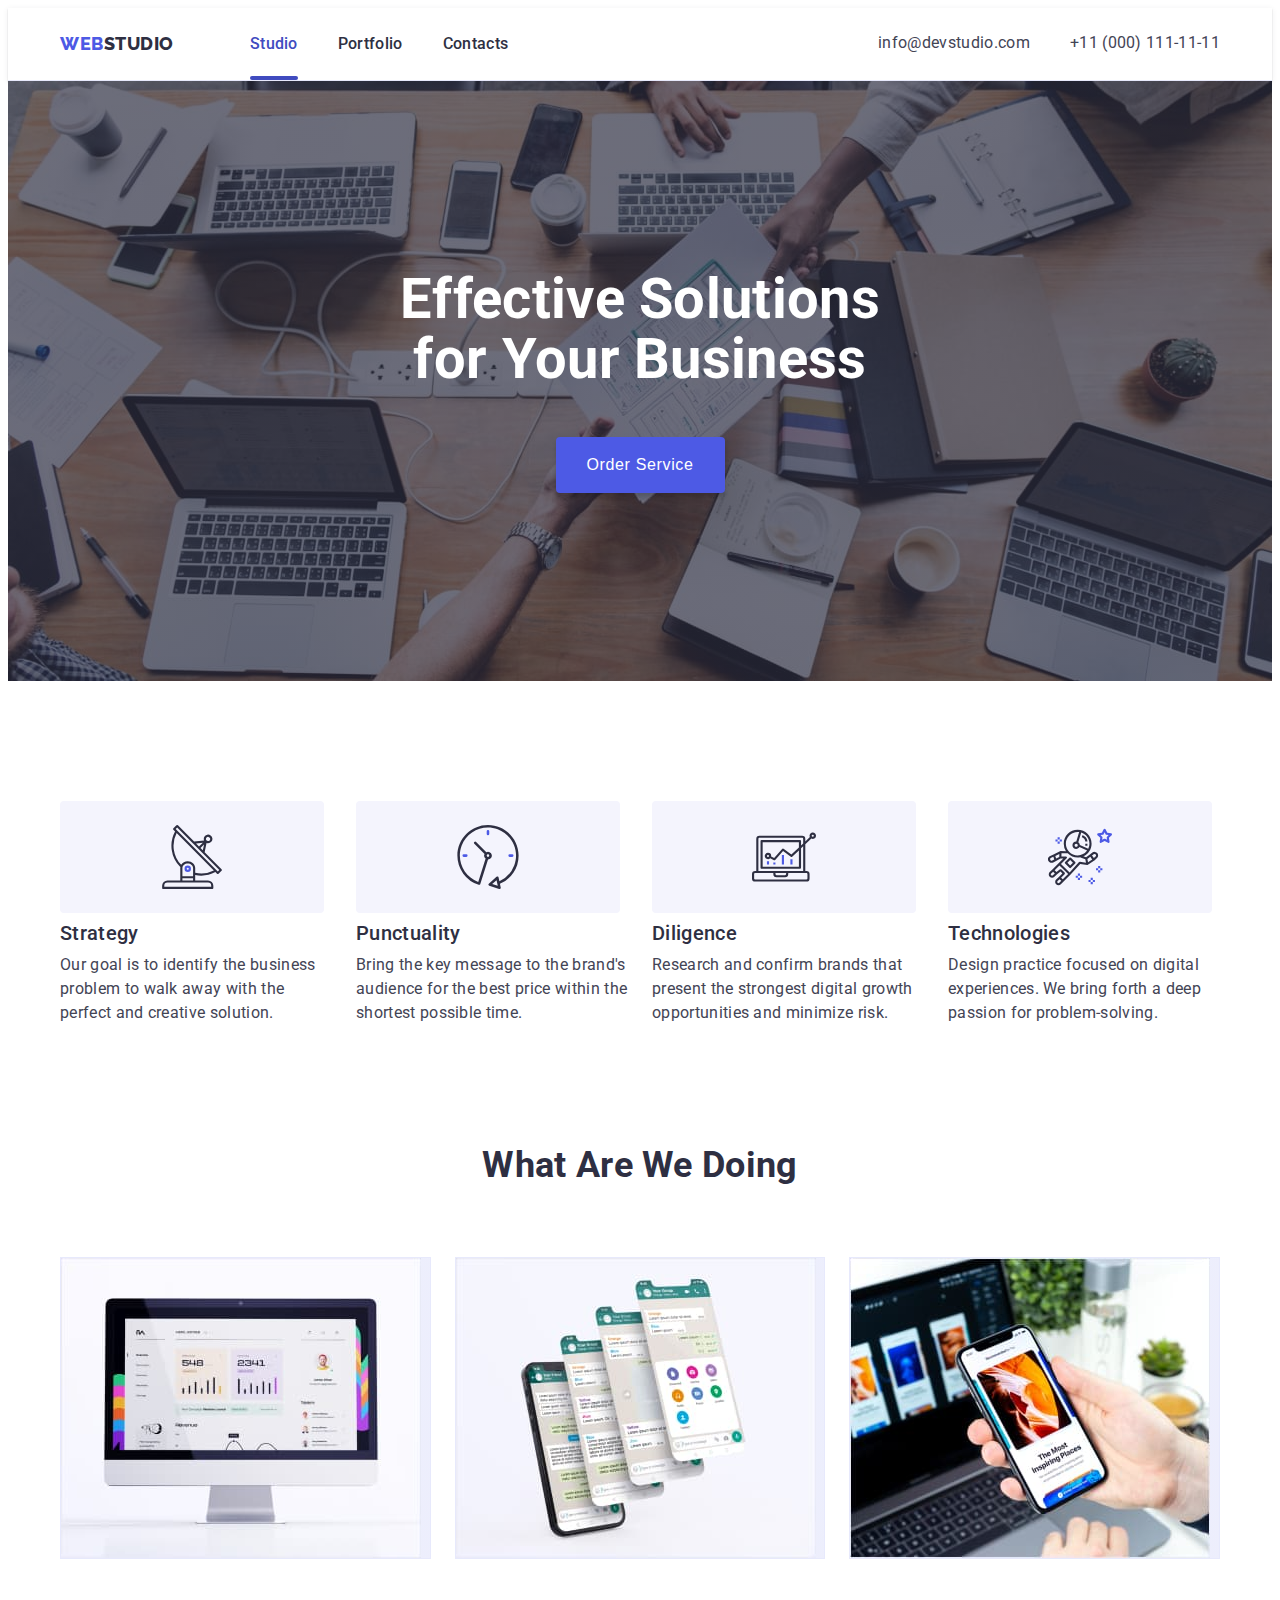
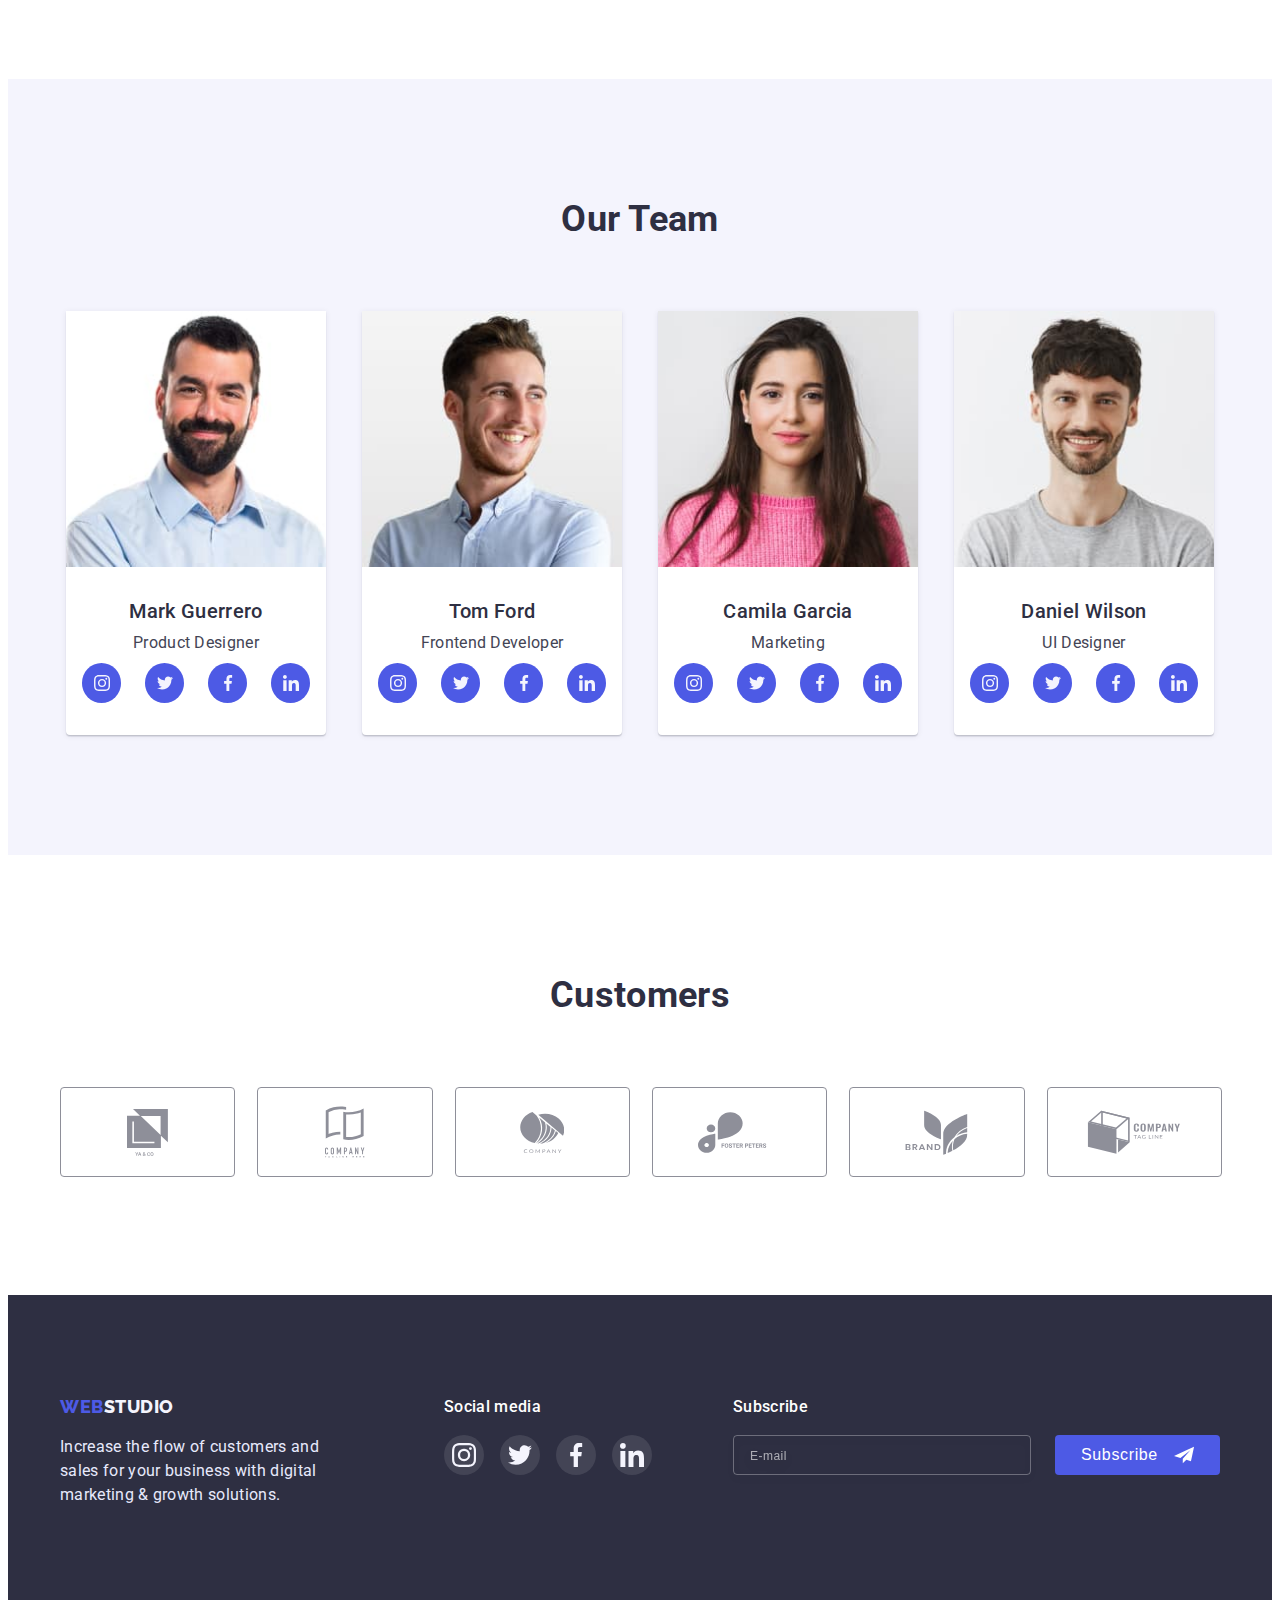
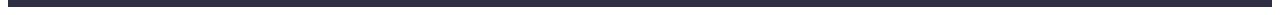
<file: index.html>
<!DOCTYPE html>
<html lang="en">
  <head>
    <meta charset="UTF-8" />
    <meta http-equiv="X-UA-Compatible" content="IE=edge" />
    <meta name="viewport" content="width=device-width, initial-scale=1.0" />
    <title>Web Studio</title>
    <link rel="preconnect" href="https://fonts.googleapis.com" />
    <link rel="preconnect" href="https://fonts.gstatic.com" crossorigin />
    <link
      href="https://fonts.googleapis.com/css2?family=Raleway:wght@800&family=Roboto:wght@400;500;700&display=swap"
      rel="stylesheet"
    />
    <link
      rel="stylesheet"
      href="https://cdnjs.cloudflare.com/ajax/libs/modern-normalize/1.1.0/modern-normalize.min.css"
      integrity="sha512-wpPYUAdjBVSE4KJnH1VR1HeZfpl1ub8YT/NKx4PuQ5NmX2tKuGu6U/JRp5y+Y8XG2tV+wKQpNHVUX03MfMFn9Q=="
      crossorigin="anonymous"
      referrerpolicy="no-referrer"
    />
    <link rel="stylesheet" href="./css/styles.css" />
    <link rel="stylesheet" href="./css/mobile.css" />
    <link rel="stylesheet" href="./css/tablet.css" />
    <link rel="stylesheet" href="./css/desktop.css" />
  </head>

  <body>
    <header class="header">
      <div class="container">
        <nav class="header-nav">
          <a class="logo" href="./index.html"
            ><span class="logo-color-web">Web</span>Studio</a
          >
          <ul class="nav-list">
            <li class="nav-item">
              <a class="nav-link current" href="./index.html">Studio</a>
            </li>
            <li class="nav-item">
              <a class="nav-link nav-color" href="./portfolio.html"
                >Portfolio</a
              >
            </li>
            <li class="nav-item">
              <a class="nav-link nav-color" href="">Contacts</a>
            </li>
          </ul>
        </nav>

        <address>
          <ul class="address">
            <li>
              <a
                class="address-link address-email"
                href="mailto:info@devstudio.com"
                >info@devstudio.com</a
              >
            </li>
            <li>
              <a class="address-link address-tel" href="tel:+110001111111"
                >+11 (000) 111-11-11</a
              >
            </li>
          </ul>
        </address>

        <button class="mobile-btn" data-menu-open type="button">
          <svg class="mobile-btn-open" width="32" height="22">
            <use
              href="./images/icons/symbol-defs.svg#icon-mobile-menu-btn-open"
            ></use>
          </svg>
        </button>
      </div>

      <div class="mobile-menu is-hidden" data-menu>
        <div class="container">
          <div>
            <button class="close-btn" data-menu-close type="button">
              <svg class="close-btn-icon" width="8" height="8">
                <use
                  href="./images/icons/symbol-defs.svg#icon-modal-close"
                ></use>
              </svg>
            </button>
            <nav>
              <ul class="mobile-menu-list">
                <li class="mobile-menu-item">
                  <a class="mobile-menu-link" href="./index.html">Studio</a>
                </li>
                <li class="mobile-menu-item">
                  <a class="mobile-menu-link" href="./portfolio.html"
                    >Portfolio</a
                  >
                </li>
                <li class="mobile-menu-item">
                  <a class="mobile-menu-link current" href="">Contacts</a>
                </li>
              </ul>
            </nav>
          </div>
          <div>
            <address>
              <ul>
                <li class="mobile-address-item">
                  <a class="mobile-address-tel" href="tel:+110001111111"
                    >+11 (000) 111-11-11</a
                  >
                </li>
                <li class="mobile-address-item">
                  <a
                    class="mobile-address-email"
                    href="mailto:info@devstudio.com"
                    >info@devstudio.com</a
                  >
                </li>
              </ul>
            </address>
            <ul class="mobile-soc-list">
              <li class="mobile-soc-item">
                <a class="mobile-soc-link" href="">
                  <svg
                    class="mobile-soc-icon"
                    width="24"
                    height="24"
                    aria-label="instagram"
                  >
                    <use
                      href="./images/icons/symbol-defs.svg#icon-instagram"
                    ></use>
                  </svg>
                </a>
              </li>
              <li class="mobile-soc-item">
                <a class="mobile-soc-link" href="">
                  <svg
                    class="mobile-soc-icon"
                    width="24"
                    height="24"
                    aria-label="twitter"
                  >
                    <use
                      href="./images/icons/symbol-defs.svg#icon-twitter"
                    ></use>
                  </svg>
                </a>
              </li>
              <li class="mobile-soc-item">
                <a class="mobile-soc-link" href="">
                  <svg
                    class="mobile-soc-icon"
                    width="24"
                    height="24"
                    aria-label="facebook"
                  >
                    <use
                      href="./images/icons/symbol-defs.svg#icon-facebook"
                    ></use>
                  </svg>
                </a>
              </li>
              <li class="mobile-soc-item">
                <a class="mobile-soc-link" href="">
                  <svg
                    class="mobile-soc-icon"
                    width="24"
                    height="24"
                    aria-label="linkedin"
                  >
                    <use
                      href="./images/icons/symbol-defs.svg#icon-linkedin"
                    ></use>
                  </svg>
                </a>
              </li>
            </ul>
          </div>
        </div>
      </div>
    </header>

    <main>
      <section class="hero">
        <div class="container">
          <h1 class="hero-title">Effective Solutions for Your Business</h1>
          <button class="btn studio-btn hero-btn" type="button" data-modal-open>
            Order Service
          </button>
        </div>
      </section>

      <section class="advantage">
        <div class="container">
          <h2 class="visually-hidden">Our advantages</h2>
          <ul class="advantage-list">
            <li class="advantage-item">
              <div class="advantage-icon">
                <svg width="64" height="64">
                  <use
                    href="./images/icons/symbol-defs.svg#icon-strategy"
                  ></use>
                </svg>
              </div>
              <h3 class="section-subtitle">Strategy</h3>
              <p class="section-text">
                Our goal is to identify the business problem to walk away with
                the perfect and creative solution.
              </p>
            </li>
            <li class="advantage-item">
              <div class="advantage-icon">
                <svg width="64" height="64">
                  <use
                    href="./images/icons/symbol-defs.svg#icon-punctuality"
                  ></use>
                </svg>
              </div>
              <h3 class="section-subtitle">Punctuality</h3>
              <p class="section-text">
                Bring the key message to the brand's audience for the best price
                within the shortest possible time.
              </p>
            </li>
            <li class="advantage-item">
              <div class="advantage-icon">
                <svg width="64" height="64">
                  <use
                    href="./images/icons/symbol-defs.svg#icon-diligence"
                  ></use>
                </svg>
              </div>
              <h3 class="section-subtitle">Diligence</h3>
              <p class="section-text">
                Research and confirm brands that present the strongest digital
                growth opportunities and minimize risk.
              </p>
            </li>
            <li class="advantage-item">
              <div class="advantage-icon">
                <svg width="64" height="64">
                  <use
                    href="./images/icons/symbol-defs.svg#icon-technologies"
                  ></use>
                </svg>
              </div>
              <h3 class="section-subtitle">Technologies</h3>
              <p class="section-text">
                Design practice focused on digital experiences. We bring forth a
                deep passion for problem-solving.
              </p>
            </li>
          </ul>
        </div>
      </section>

      <section class="features">
        <div class="container">
          <h2 class="section-title">What are we doing</h2>
          <ul class="features-list">
            <li class="features-item">
              <img
                src="./images/what-are-we-doing/img-computer.jpg"
                alt="A computer"
                srcset="
                  ./images/what-are-we-doing/what-are-we-doing-2x/img-computer-2x.jpg 2x
                "
                width="360"
                height="300"
              />
            </li>
            <li class="features-item">
              <img
                src="./images/what-are-we-doing/img-phones.jpg"
                alt="The mobile phones"
                srcset="
                  ./images/what-are-we-doing/what-are-we-doing-2x/img-phones-2x.jpg 2x
                "
                width="360"
                height="300"
              />
            </li>
            <li class="features-item">
              <img
                src="./images/what-are-we-doing/img-phone-laptop.jpg"
                alt="A mobile phone and a laptop"
                srcset="
                  ./images/what-are-we-doing/what-are-we-doing-2x/img-phone-laptop-2x.jpg 2x
                "
                width="360"
                height="300"
              />
            </li>
          </ul>
        </div>
      </section>

      <section class="team">
        <div class="container">
          <h2 class="section-title">Our Team</h2>
          <ul class="team-list">
            <li class="team-item">
              <img
                src="./images/team/img-guerrero.jpg"
                alt="The smiling man"
                srcset="./images/team/team-2x/img-guerrero-2x.jpg 2x"
                width="264"
                height="260"
              />
              <div class="team-text">
                <h3 class="section-subtitle">Mark Guerrero</h3>
                <p class="section-text">Product Designer</p>
                <ul class="team-soc-list">
                  <li class="team-soc-item">
                    <a class="team-soc-link" href="">
                      <svg
                        class="team-soc-icon"
                        width="16"
                        height="16"
                        aria-label="instagram"
                      >
                        <use
                          href="./images/icons/symbol-defs.svg#icon-instagram"
                        ></use>
                      </svg>
                    </a>
                  </li>
                  <li class="team-soc-item">
                    <a class="team-soc-link" href="">
                      <svg
                        class="team-soc-icon"
                        width="16"
                        height="16"
                        aria-label="twitter"
                      >
                        <use
                          href="./images/icons/symbol-defs.svg#icon-twitter"
                        ></use>
                      </svg>
                    </a>
                  </li>
                  <li class="team-soc-item">
                    <a class="team-soc-link" href="">
                      <svg
                        class="team-soc-icon"
                        width="16"
                        height="16"
                        aria-label="facebook"
                      >
                        <use
                          href="./images/icons/symbol-defs.svg#icon-facebook"
                        ></use>
                      </svg>
                    </a>
                  </li>
                  <li class="team-soc-item">
                    <a class="team-soc-link" href="">
                      <svg
                        class="team-soc-icon"
                        width="16"
                        height="16"
                        aria-label="linkedin"
                      >
                        <use
                          href="./images/icons/symbol-defs.svg#icon-linkedin"
                        ></use>
                      </svg>
                    </a>
                  </li>
                </ul>
              </div>
            </li>
            <li class="team-item">
              <img
                src="./images/team/img-ford.jpg"
                alt="The smiling man"
                srcset="./images/team/team-2x/img-ford-2x.jpg 2x"
                width="264"
                height="260"
              />
              <div class="team-text">
                <h3 class="section-subtitle">Tom Ford</h3>
                <p class="section-text">Frontend Developer</p>
                <ul class="team-soc-list">
                  <li class="team-soc-item">
                    <a class="team-soc-link" href="">
                      <svg
                        class="team-soc-icon"
                        width="16"
                        height="16"
                        aria-label="instagram"
                      >
                        <use
                          href="./images/icons/symbol-defs.svg#icon-instagram"
                        ></use>
                      </svg>
                    </a>
                  </li>
                  <li class="team-soc-item">
                    <a class="team-soc-link" href="">
                      <svg
                        class="team-soc-icon"
                        width="16"
                        height="16"
                        aria-label="twitter"
                      >
                        <use
                          href="./images/icons/symbol-defs.svg#icon-twitter"
                        ></use>
                      </svg>
                    </a>
                  </li>
                  <li class="team-soc-item">
                    <a class="team-soc-link" href="">
                      <svg
                        class="team-soc-icon"
                        width="16"
                        height="16"
                        aria-label="facebook"
                      >
                        <use
                          href="./images/icons/symbol-defs.svg#icon-facebook"
                        ></use>
                      </svg>
                    </a>
                  </li>
                  <li class="team-soc-item">
                    <a class="team-soc-link" href="">
                      <svg
                        class="team-soc-icon"
                        width="16"
                        height="16"
                        aria-label="linkedin"
                      >
                        <use
                          href="./images/icons/symbol-defs.svg#icon-linkedin"
                        ></use>
                      </svg>
                    </a>
                  </li>
                </ul>
              </div>
            </li>
            <li class="team-item">
              <img
                src="./images/team/img-garcia.jpg"
                alt="The smiling woman"
                srcset="./images/team/team-2x/img-garcia-2x.jpg 2x"
                width="264"
                height="260"
              />
              <div class="team-text">
                <h3 class="section-subtitle">Camila Garcia</h3>
                <p class="section-text">Marketing</p>
                <ul class="team-soc-list">
                  <li class="team-soc-item">
                    <a class="team-soc-link" href="">
                      <svg
                        class="team-soc-icon"
                        width="16"
                        height="16"
                        aria-label="instagram"
                      >
                        <use
                          href="./images/icons/symbol-defs.svg#icon-instagram"
                        ></use>
                      </svg>
                    </a>
                  </li>
                  <li class="team-soc-item">
                    <a class="team-soc-link" href="">
                      <svg
                        class="team-soc-icon"
                        width="16"
                        height="16"
                        aria-label="twitter"
                      >
                        <use
                          href="./images/icons/symbol-defs.svg#icon-twitter"
                        ></use>
                      </svg>
                    </a>
                  </li>
                  <li class="team-soc-item">
                    <a class="team-soc-link" href="">
                      <svg
                        class="team-soc-icon"
                        width="16"
                        height="16"
                        aria-label="facebook"
                      >
                        <use
                          href="./images/icons/symbol-defs.svg#icon-facebook"
                        ></use>
                      </svg>
                    </a>
                  </li>
                  <li class="team-soc-item">
                    <a class="team-soc-link" href="">
                      <svg
                        class="team-soc-icon"
                        width="16"
                        height="16"
                        aria-label="linkedin"
                      >
                        <use
                          href="./images/icons/symbol-defs.svg#icon-linkedin"
                        ></use>
                      </svg>
                    </a>
                  </li>
                </ul>
              </div>
            </li>
            <li class="team-item">
              <img
                src="./images/team/img-wilson.jpg"
                alt="The smiling man"
                srcset="./images/team/team-2x/img-wilson-2x.jpg 2x"
                width="264"
                height="260"
              />
              <div class="team-text">
                <h3 class="section-subtitle">Daniel Wilson</h3>
                <p class="section-text">UI Designer</p>
                <ul class="team-soc-list">
                  <li class="team-soc-item">
                    <a class="team-soc-link" href="">
                      <svg
                        class="team-soc-icon"
                        width="16"
                        height="16"
                        aria-label="instagram"
                      >
                        <use
                          href="./images/icons/symbol-defs.svg#icon-instagram"
                        ></use>
                      </svg>
                    </a>
                  </li>
                  <li class="team-soc-item">
                    <a class="team-soc-link" href="">
                      <svg
                        class="team-soc-icon"
                        width="16"
                        height="16"
                        aria-label="twitter"
                      >
                        <use
                          href="./images/icons/symbol-defs.svg#icon-twitter"
                        ></use>
                      </svg>
                    </a>
                  </li>
                  <li class="team-soc-item">
                    <a class="team-soc-link" href="">
                      <svg
                        class="team-soc-icon"
                        width="16"
                        height="16"
                        aria-label="facebook"
                      >
                        <use
                          href="./images/icons/symbol-defs.svg#icon-facebook"
                        ></use>
                      </svg>
                    </a>
                  </li>
                  <li class="team-soc-item">
                    <a class="team-soc-link" href="">
                      <svg
                        class="team-soc-icon"
                        width="16"
                        height="16"
                        aria-label="linkedin"
                      >
                        <use
                          href="./images/icons/symbol-defs.svg#icon-linkedin"
                        ></use>
                      </svg>
                    </a>
                  </li>
                </ul>
              </div>
            </li>
          </ul>
        </div>
      </section>

      <section class="customers">
        <div class="container">
          <h2 class="section-title">Customers</h2>
          <ul class="customers-list">
            <li class="customers-item">
              <a class="customers-link" href="">
                <svg class="customers-icon" width="41" height="47">
                  <use
                    href="./images/icons/symbol-defs.svg#icon-ya-and-co"
                  ></use>
                </svg>
              </a>
            </li>
            <li class="customers-item">
              <a class="customers-link" href="">
                <svg class="customers-icon" width="40" height="52">
                  <use
                    href="./images/icons/symbol-defs.svg#icon-tagline-here"
                  ></use>
                </svg>
              </a>
            </li>
            <li class="customers-item">
              <a class="customers-link" href="">
                <svg class="customers-icon" width="44" height="41">
                  <use href="./images/icons/symbol-defs.svg#icon-company"></use>
                </svg>
              </a>
            </li>
            <li class="customers-item">
              <a class="customers-link" href="">
                <svg class="customers-icon" width="84" height="41">
                  <use
                    href="./images/icons/symbol-defs.svg#icon-foster-peters"
                  ></use>
                </svg>
              </a>
            </li>
            <li class="customers-item">
              <a class="customers-link" href="">
                <svg class="customers-icon" width="63" height="45">
                  <use href="./images/icons/symbol-defs.svg#icon-brand"></use>
                </svg>
              </a>
            </li>
            <li class="customers-item">
              <a class="customers-link" href="">
                <svg class="customers-icon" width="94" height="44">
                  <use
                    href="./images/icons/symbol-defs.svg#icon-tag-line"
                  ></use>
                </svg>
              </a>
            </li>
          </ul>
        </div>
      </section>
    </main>

    <footer class="footer">
      <div class="container">
        <div class="footer-logo-text-wrap">
          <a class="logo footer-logo" href="./index.html"
            ><span class="logo-color-web">Web</span>Studio</a
          >
          <p class="footer-text">
            Increase the flow of customers and sales for your business with
            digital marketing & growth solutions.
          </p>
        </div>
        <div class="footer-socials">
          <p class="footer-socials-text">Social media</p>
          <ul class="footer-list">
            <li class="footer-item">
              <a class="footer-link" href="">
                <svg
                  class="footer-icon"
                  width="24"
                  height="24"
                  aria-label="instagram"
                >
                  <use
                    href="./images/icons/symbol-defs.svg#icon-instagram"
                  ></use>
                </svg>
              </a>
            </li>
            <li class="footer-item">
              <a class="footer-link" href="">
                <svg
                  class="footer-icon"
                  width="24"
                  height="24"
                  aria-label="twitter"
                >
                  <use href="./images/icons/symbol-defs.svg#icon-twitter"></use>
                </svg>
              </a>
            </li>
            <li class="footer-item">
              <a class="footer-link" href="">
                <svg
                  class="footer-icon"
                  width="24"
                  height="24"
                  aria-label="facebook"
                >
                  <use
                    href="./images/icons/symbol-defs.svg#icon-facebook"
                  ></use>
                </svg>
              </a>
            </li>
            <li class="footer-item">
              <a class="footer-link" href="">
                <svg
                  class="footer-icon"
                  width="24"
                  height="24"
                  aria-label="linkedin"
                >
                  <use
                    href="./images/icons/symbol-defs.svg#icon-linkedin"
                  ></use>
                </svg>
              </a>
            </li>
          </ul>
        </div>
        <div>
          <p class="footer-socials-text">Subscribe</p>
          <form>
            <div class="footer-modal-wrap">
              <input
                class="footer-modal-email"
                type="email"
                name="user-email"
                placeholder="E-mail"
              />
              <button class="btn studio-btn footer-modal-btn" type="submit">
                <span>Subscribe</span>
                <svg class="footer-modal-icon" width="24" height="24">
                  <use
                    href="./images/icons/symbol-defs.svg#icon-subscribe"
                  ></use>
                </svg>
              </button>
            </div>
          </form>
        </div>
      </div>
    </footer>

    <div class="modal-backdrop is-hidden" data-modal>
      <div class="modal">
        <button class="close-btn" type="button" data-modal-close>
          <svg class="close-btn-icon" width="8" height="8">
            <use href="./images/icons/symbol-defs.svg#icon-modal-close"></use>
          </svg>
        </button>
        <p class="modal-title">Leave your contacts and we will call you back</p>
        <form>
          <label
            ><span class="modal-text">Name</span>
            <span class="modal-wrap">
              <input class="modal-input" type="text" name="user-name" />
              <svg
                class="modal-icon"
                width="18"
                height="18"
                aria-label="user-name"
              >
                <use
                  href="./images/icons/symbol-defs.svg#icon-modal-user-name"
                ></use>
              </svg>
            </span>
          </label>
          <label
            ><span class="modal-text">Phone</span>
            <span class="modal-wrap">
              <input class="modal-input" type="tel" name="user-tel" />
              <svg class="modal-icon" width="18" height="24" aria-label="phone">
                <use
                  href="./images/icons/symbol-defs.svg#icon-modal-phone"
                ></use>
              </svg>
            </span>
          </label>
          <label
            ><span class="modal-text">Email</span>
            <span class="modal-wrap">
              <input class="modal-input" type="email" name="user-email" />
              <svg class="modal-icon" width="18" height="24" aria-label="email">
                <use
                  href="./images/icons/symbol-defs.svg#icon-modal-email"
                ></use>
              </svg>
            </span>
          </label>
          <label
            ><span class="modal-text">Comment</span>
            <textarea
              class="modal-message"
              name="user-comment"
              placeholder="Text input"
            ></textarea>
          </label>

          <input
            class="modal-checkbox visually-hidden"
            type="checkbox"
            value="true"
            id="check"
          />
          <label class="modal-checkbox-text" for="check">
            <span>
              I accept the terms and conditions of the
              <a class="privacy-policy">Privacy Policy</a>
            </span>
          </label>
          <button class="btn studio-btn modal-btn" type="submit">Send</button>
        </form>
      </div>
    </div>

    <script src="./js/modal.js"></script>
    <script src="./js/menu.js"></script>
  </body>
</html>
</file>
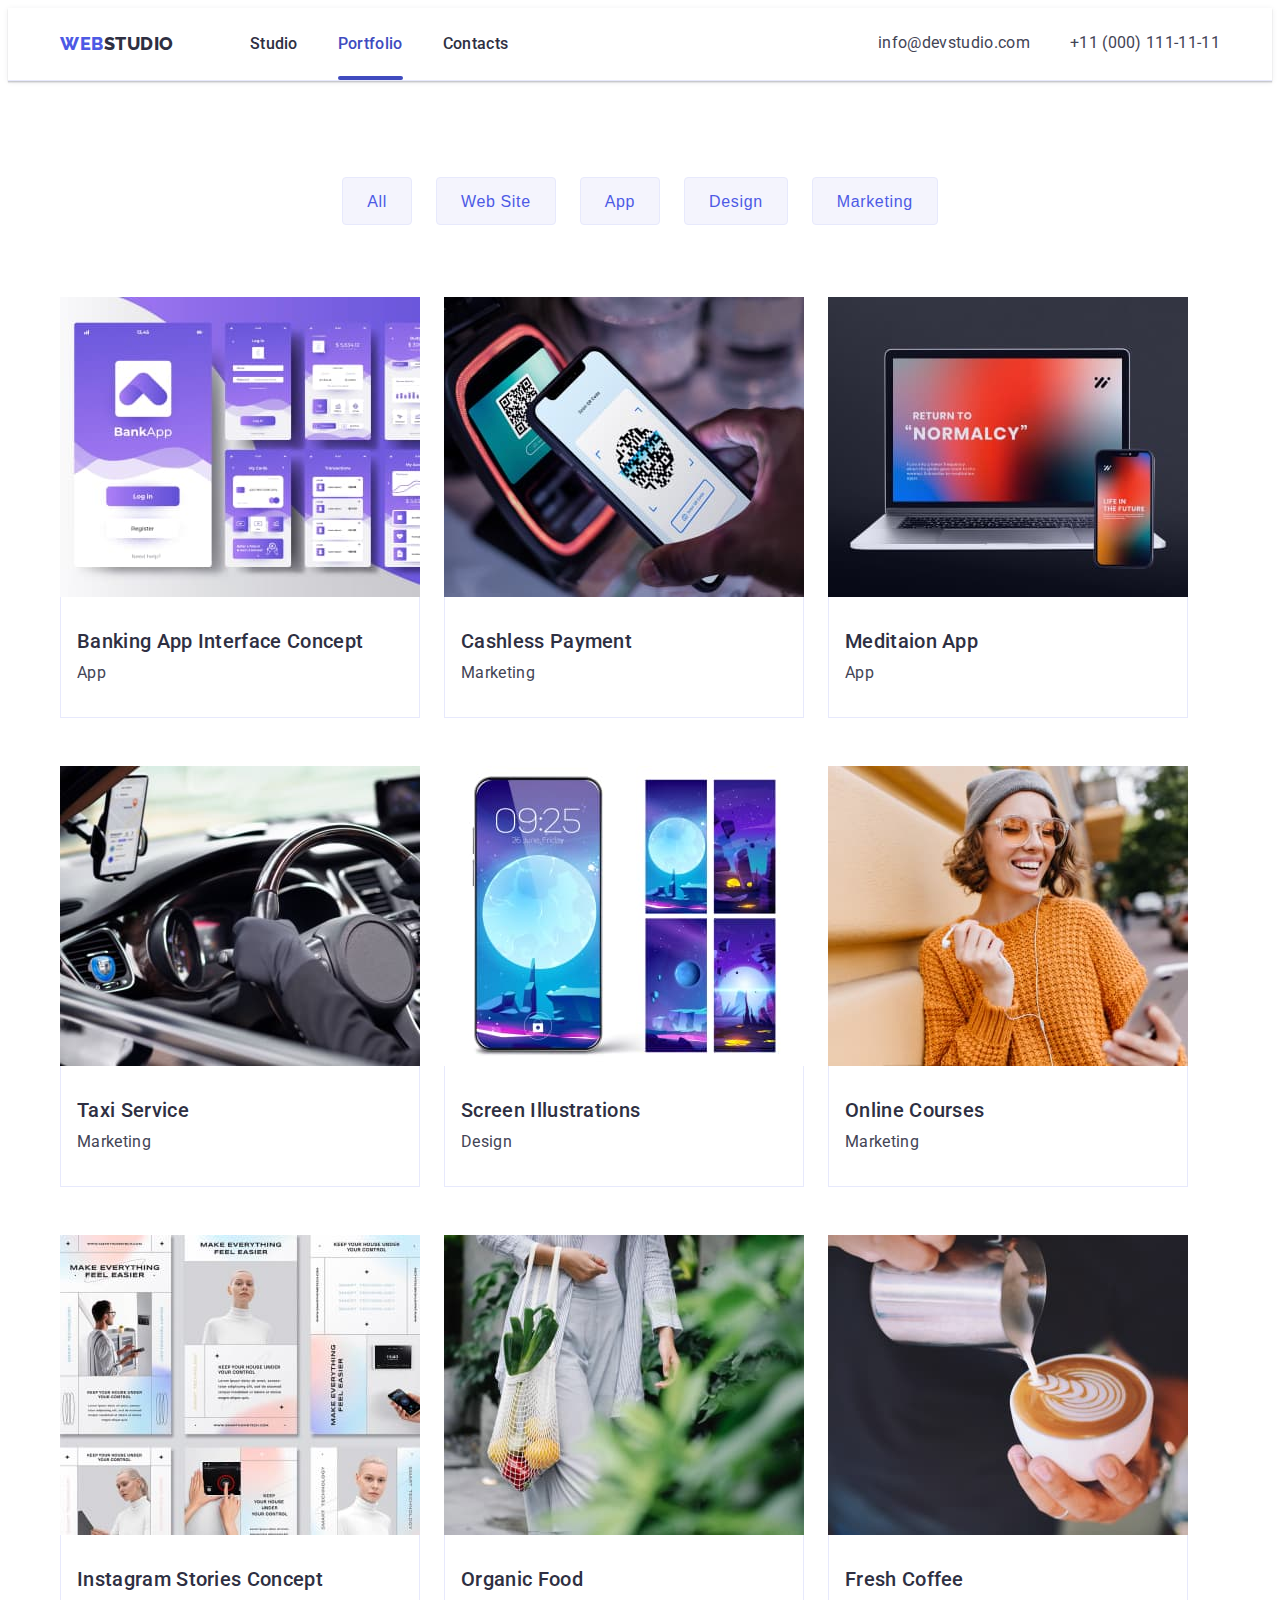
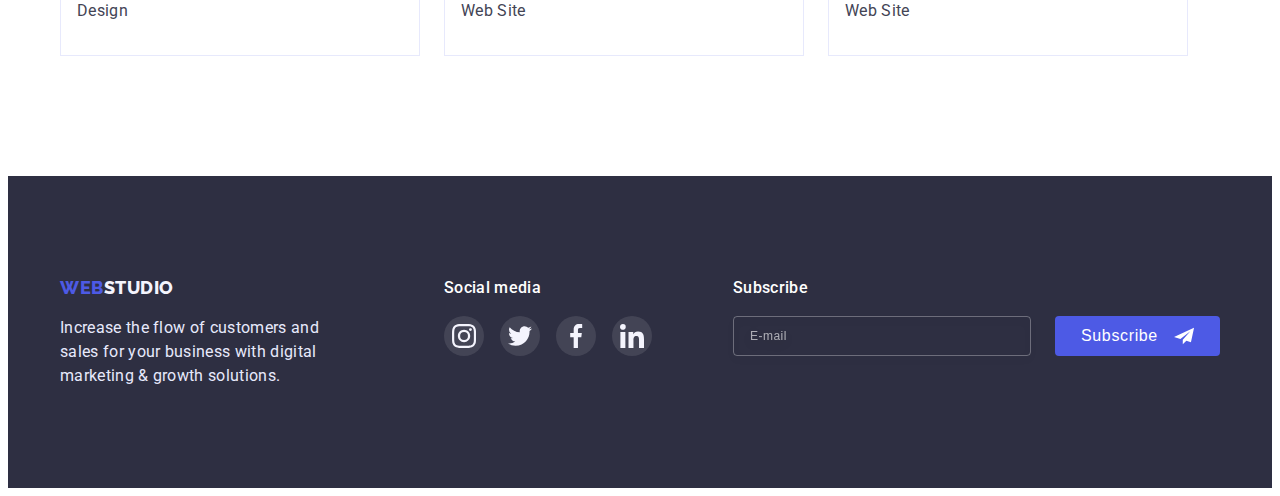
<file: portfolio.html>
<!DOCTYPE html>
<html lang="en">
  <head>
    <meta charset="UTF-8" />
    <meta http-equiv="X-UA-Compatible" content="IE=edge" />
    <meta name="viewport" content="width=device-width, initial-scale=1.0" />
    <title>Web Studio</title>
    <link rel="preconnect" href="https://fonts.googleapis.com" />
    <link rel="preconnect" href="https://fonts.gstatic.com" crossorigin />
    <link
      href="https://fonts.googleapis.com/css2?family=Raleway:wght@800&family=Roboto:wght@400;500;700&display=swap"
      rel="stylesheet"
    />
    <link
      rel="stylesheet"
      href="https://cdnjs.cloudflare.com/ajax/libs/modern-normalize/1.1.0/modern-normalize.min.css"
      integrity="sha512-wpPYUAdjBVSE4KJnH1VR1HeZfpl1ub8YT/NKx4PuQ5NmX2tKuGu6U/JRp5y+Y8XG2tV+wKQpNHVUX03MfMFn9Q=="
      crossorigin="anonymous"
      referrerpolicy="no-referrer"
    />
    <link rel="stylesheet" href="./css/styles.css" />
    <link rel="stylesheet" href="./css/mobile.css" />
    <link rel="stylesheet" href="./css/tablet.css" />
    <link rel="stylesheet" href="./css/desktop.css" />
  </head>

  <body>
    <header class="header">
      <div class="container">
        <nav class="header-nav">
          <a class="logo" href="./index.html"
            ><span class="logo-color-web">Web</span>Studio</a
          >
          <ul class="nav-list">
            <li class="nav-item">
              <a class="nav-link nav-color" href="./index.html">Studio</a>
            </li>
            <li class="nav-item">
              <a class="nav-link current" href="./portfolio.html">Portfolio</a>
            </li>
            <li class="nav-item">
              <a class="nav-link nav-color" href="">Contacts</a>
            </li>
          </ul>
        </nav>

        <address>
          <ul class="address">
            <li>
              <a
                class="address-link address-email"
                href="mailto:info@devstudio.com"
                >info@devstudio.com</a
              >
            </li>
            <li>
              <a class="address-link address-tel" href="tel:+110001111111"
                >+11 (000) 111-11-11</a
              >
            </li>
          </ul>
        </address>

        <button class="mobile-btn" data-menu-open type="button">
          <svg class="mobile-btn-open" width="32" height="22">
            <use
              href="./images/icons/symbol-defs.svg#icon-mobile-menu-btn-open"
            ></use>
          </svg>
        </button>
      </div>

      <div class="mobile-menu is-hidden" data-menu>
        <div class="container">
          <div>
            <button class="close-btn" data-menu-close type="button">
              <svg class="close-btn-icon" width="8" height="8">
                <use
                  href="./images/icons/symbol-defs.svg#icon-modal-close"
                ></use>
              </svg>
            </button>
            <nav>
              <ul class="mobile-menu-list">
                <li class="mobile-menu-item">
                  <a class="mobile-menu-link" href="./index.html">Studio</a>
                </li>
                <li class="mobile-menu-item">
                  <a class="mobile-menu-link" href="./portfolio.html"
                    >Portfolio</a
                  >
                </li>
                <li class="mobile-menu-item">
                  <a class="mobile-menu-link current" href="">Contacts</a>
                </li>
              </ul>
            </nav>
          </div>
          <div>
            <address>
              <ul>
                <li class="mobile-address-item">
                  <a class="mobile-address-tel" href="tel:+110001111111"
                    >+11 (000) 111-11-11</a
                  >
                </li>
                <li class="mobile-address-item">
                  <a
                    class="mobile-address-email"
                    href="mailto:info@devstudio.com"
                    >info@devstudio.com</a
                  >
                </li>
              </ul>
            </address>
            <ul class="mobile-soc-list">
              <li class="mobile-soc-item">
                <a class="mobile-soc-link" href="">
                  <svg
                    class="mobile-soc-icon"
                    width="24"
                    height="24"
                    aria-label="instagram"
                  >
                    <use
                      href="./images/icons/symbol-defs.svg#icon-instagram"
                    ></use>
                  </svg>
                </a>
              </li>
              <li class="mobile-soc-item">
                <a class="mobile-soc-link" href="">
                  <svg
                    class="mobile-soc-icon"
                    width="24"
                    height="24"
                    aria-label="twitter"
                  >
                    <use
                      href="./images/icons/symbol-defs.svg#icon-twitter"
                    ></use>
                  </svg>
                </a>
              </li>
              <li class="mobile-soc-item">
                <a class="mobile-soc-link" href="">
                  <svg
                    class="mobile-soc-icon"
                    width="24"
                    height="24"
                    aria-label="facebook"
                  >
                    <use
                      href="./images/icons/symbol-defs.svg#icon-facebook"
                    ></use>
                  </svg>
                </a>
              </li>
              <li class="mobile-soc-item">
                <a class="mobile-soc-link" href="">
                  <svg
                    class="mobile-soc-icon"
                    width="24"
                    height="24"
                    aria-label="linkedin"
                  >
                    <use
                      href="./images/icons/symbol-defs.svg#icon-linkedin"
                    ></use>
                  </svg>
                </a>
              </li>
            </ul>
          </div>
        </div>
      </div>
    </header>

    <main>
      <section class="portfolio">
        <div class="container">
          <h1 class="visually-hidden">Portfolio</h1>
          <ul class="portfolio-btn">
            <li><button class="btn filter-btn" type="button">All</button></li>
            <li>
              <button class="btn filter-btn" type="button">Web site</button>
            </li>
            <li><button class="btn filter-btn" type="button">App</button></li>
            <li>
              <button class="btn filter-btn" type="button">Design</button>
            </li>
            <li>
              <button class="btn filter-btn" type="button">Marketing</button>
            </li>
          </ul>
          <ul class="portfolio-list">
            <li class="portfolio-item">
              <a class="portfolio-link" href="">
                <div class="portfolio-wrap">
                  <picture>
                    <source
                      srcset="
                        ./images/portfolio/desktop/img-1.jpg               1x,
                        ./images/portfolio/desktop/desktop-2x/img-1-2x.jpg 2x
                      "
                      media="(min-width: 1200px)"
                    />
                    <source
                      srcset="
                        ./images/portfolio/tablet/img-1-tab.jpg              1x,
                        ./images/portfolio/tablet/tablet-2x/img-1-tab-2x.jpg 2x
                      "
                      media="(min-width: 768px)"
                    />
                    <source
                      srcset="
                        ./images/portfolio/mobile/img-1-mob.jpg              1x,
                        ./images/portfolio/mobile/mobile-2x/img-1-mob-2x.jpg 2x
                      "
                      media="(max-width: 767px)"
                    />
                    <img
                      src="./images/portfolio/mobile/img-1-mob.jpg"
                      alt="A banking app"
                    />
                  </picture>
                  <p class="portfolio-overlay">
                    14 Stylish and User-Friendly App Design Concepts · Task
                    Manager App · Calorie Tracker App · Exotic Fruit Ecommerce
                    App · Cloud Storage App
                  </p>
                </div>
                <div class="portfolio-text">
                  <h2 class="section-subtitle">
                    Banking App Interface Concept
                  </h2>
                  <p class="section-text">App</p>
                </div>
              </a>
            </li>

            <li class="portfolio-item">
              <a class="portfolio-link" href="">
                <div class="portfolio-wrap">
                  <picture>
                    <source
                      srcset="
                        ./images/portfolio/desktop/img-2.jpg               1x,
                        ./images/portfolio/desktop/desktop-2x/img-2-2x.jpg 2x
                      "
                      media="(min-width: 1200px)"
                    />
                    <source
                      srcset="
                        ./images/portfolio/tablet/img-2-tab.jpg              1x,
                        ./images/portfolio/tablet/tablet-2x/img-2-tab-2x.jpg 2x
                      "
                      media="(min-width: 768px)"
                    />
                    <source
                      srcset="
                        ./images/portfolio/mobile/img-2-mob.jpg              1x,
                        ./images/portfolio/mobile/mobile-2x/img-2-mob-2x.jpg 2x
                      "
                      media="(max-width: 767px)"
                    />
                    <img
                      src="./images/portfolio/mobile/img-2-mob.jpg"
                      alt="A mobile phone"
                    />
                  </picture>
                  <p class="portfolio-overlay">
                    14 Stylish and User-Friendly App Design Concepts · Task
                    Manager App · Calorie Tracker App · Exotic Fruit Ecommerce
                    App · Cloud Storage App
                  </p>
                </div>
                <div class="portfolio-text">
                  <h2 class="section-subtitle">Cashless Payment</h2>
                  <p class="section-text">Marketing</p>
                </div>
              </a>
            </li>

            <li class="portfolio-item">
              <a class="portfolio-link" href="">
                <div class="portfolio-wrap">
                  <picture>
                    <source
                      srcset="
                        ./images/portfolio/desktop/img-3.jpg               1x,
                        ./images/portfolio/desktop/desktop-2x/img-3-2x.jpg 2x
                      "
                      media="(min-width: 1200px)"
                    />
                    <source
                      srcset="
                        ./images/portfolio/tablet/img-3-tab.jpg              1x,
                        ./images/portfolio/tablet/tablet-2x/img-3-tab-2x.jpg 2x
                      "
                      media="(min-width: 768px)"
                    />
                    <source
                      srcset="
                        ./images/portfolio/mobile/img-3-mob.jpg              1x,
                        ./images/portfolio/mobile/mobile-2x/img-3-mob-2x.jpg 2x
                      "
                      media="(max-width: 767px)"
                    />
                    <img
                      src="./images/portfolio/mobile/img-3-mob.jpg"
                      alt="A mobile phone and a laptop"
                    />
                  </picture>
                  <p class="portfolio-overlay">
                    14 Stylish and User-Friendly App Design Concepts · Task
                    Manager App · Calorie Tracker App · Exotic Fruit Ecommerce
                    App · Cloud Storage App
                  </p>
                </div>
                <div class="portfolio-text">
                  <h2 class="section-subtitle">Meditaion App</h2>
                  <p class="section-text">App</p>
                </div>
              </a>
            </li>

            <li class="portfolio-item">
              <a class="portfolio-link" href="">
                <div class="portfolio-wrap">
                  <picture>
                    <source
                      srcset="
                        ./images/portfolio/desktop/img-4.jpg               1x,
                        ./images/portfolio/desktop/desktop-2x/img-4-2x.jpg 2x
                      "
                      media="(min-width: 1200px)"
                    />
                    <source
                      srcset="
                        ./images/portfolio/tablet/img-4-tab.jpg              1x,
                        ./images/portfolio/tablet/tablet-2x/img-4-tab-2x.jpg 2x
                      "
                      media="(min-width: 768px)"
                    />
                    <source
                      srcset="
                        ./images/portfolio/mobile/img-4-mob.jpg              1x,
                        ./images/portfolio/mobile/mobile-2x/img-4-mob-2x.jpg 2x
                      "
                      media="(max-width: 767px)"
                    />
                    <img
                      src="./images/portfolio/mobile/img-4-mob.jpg"
                      alt="The driving process"
                    />
                  </picture>
                  <p class="portfolio-overlay">
                    14 Stylish and User-Friendly App Design Concepts · Task
                    Manager App · Calorie Tracker App · Exotic Fruit Ecommerce
                    App · Cloud Storage App
                  </p>
                </div>
                <div class="portfolio-text">
                  <h2 class="section-subtitle">Taxi Service</h2>
                  <p class="section-text">Marketing</p>
                </div>
              </a>
            </li>

            <li class="portfolio-item">
              <a class="portfolio-link" href="">
                <div class="portfolio-wrap">
                  <picture>
                    <source
                      srcset="
                        ./images/portfolio/desktop/img-5.jpg               1x,
                        ./images/portfolio/desktop/desktop-2x/img-5-2x.jpg 2x
                      "
                      media="(min-width: 1200px)"
                    />
                    <source
                      srcset="
                        ./images/portfolio/tablet/img-5-tab.jpg              1x,
                        ./images/portfolio/tablet/tablet-2x/img-5-tab-2x.jpg 2x
                      "
                      media="(min-width: 768px)"
                    />
                    <source
                      srcset="
                        ./images/portfolio/mobile/img-5-mob.jpg              1x,
                        ./images/portfolio/mobile/mobile-2x/img-5-mob-2x.jpg 2x
                      "
                      media="(max-width: 767px)"
                    />
                    <img
                      src="./images/portfolio/mobile/img-5-mob.jpg"
                      alt="A Mobile phone and the screen wallpapers"
                    />
                  </picture>
                  <p class="portfolio-overlay">
                    14 Stylish and User-Friendly App Design Concepts · Task
                    Manager App · Calorie Tracker App · Exotic Fruit Ecommerce
                    App · Cloud Storage App
                  </p>
                </div>
                <div class="portfolio-text">
                  <h2 class="section-subtitle">Screen Illustrations</h2>
                  <p class="section-text">Design</p>
                </div>
              </a>
            </li>

            <li class="portfolio-item">
              <a class="portfolio-link" href="">
                <div class="portfolio-wrap">
                  <picture>
                    <source
                      srcset="
                        ./images/portfolio/desktop/img-6.jpg               1x,
                        ./images/portfolio/desktop/desktop-2x/img-6-2x.jpg 2x
                      "
                      media="(min-width: 1200px)"
                    />
                    <source
                      srcset="
                        ./images/portfolio/tablet/img-6-tab.jpg              1x,
                        ./images/portfolio/tablet/tablet-2x/img-6-tab-2x.jpg 2x
                      "
                      media="(min-width: 768px)"
                    />
                    <source
                      srcset="
                        ./images/portfolio/mobile/img-6-mob.jpg              1x,
                        ./images/portfolio/mobile/mobile-2x/img-6-mob-2x.jpg 2x
                      "
                      media="(max-width: 767px)"
                    />
                    <img
                      src="./images/portfolio/mobile/img-6-mob.jpg"
                      alt="The smiling woman"
                    />
                  </picture>
                  <p class="portfolio-overlay">
                    14 Stylish and User-Friendly App Design Concepts · Task
                    Manager App · Calorie Tracker App · Exotic Fruit Ecommerce
                    App · Cloud Storage App
                  </p>
                </div>
                <div class="portfolio-text">
                  <h2 class="section-subtitle">Online Courses</h2>
                  <p class="section-text">Marketing</p>
                </div>
              </a>
            </li>

            <li class="portfolio-item">
              <a class="portfolio-link" href="">
                <div class="portfolio-wrap">
                  <picture>
                    <source
                      srcset="
                        ./images/portfolio/desktop/img-7.jpg               1x,
                        ./images/portfolio/desktop/desktop-2x/img-7-2x.jpg 2x
                      "
                      media="(min-width: 1200px)"
                    />
                    <source
                      srcset="
                        ./images/portfolio/tablet/img-7-tab.jpg              1x,
                        ./images/portfolio/tablet/tablet-2x/img-7-tab-2x.jpg 2x
                      "
                      media="(min-width: 768px)"
                    />
                    <source
                      srcset="
                        ./images/portfolio/mobile/img-7-mob.jpg              1x,
                        ./images/portfolio/mobile/mobile-2x/img-7-mob-2x.jpg 2x
                      "
                      media="(max-width: 767px)"
                    />
                    <img
                      src="./images/portfolio/mobile/img-7-mob.jpg"
                      alt="The Instagram stories"
                    />
                  </picture>
                  <p class="portfolio-overlay">
                    14 Stylish and User-Friendly App Design Concepts · Task
                    Manager App · Calorie Tracker App · Exotic Fruit Ecommerce
                    App · Cloud Storage App
                  </p>
                </div>
                <div class="portfolio-text">
                  <h2 class="section-subtitle">Instagram Stories Concept</h2>
                  <p class="section-text">Design</p>
                </div>
              </a>
            </li>

            <li class="portfolio-item">
              <a class="portfolio-link" href="">
                <div class="portfolio-wrap">
                  <picture>
                    <source
                      srcset="
                        ./images/portfolio/desktop/img-8.jpg               1x,
                        ./images/portfolio/desktop/desktop-2x/img-8-2x.jpg 2x
                      "
                      media="(min-width: 1200px)"
                    />
                    <source
                      srcset="
                        ./images/portfolio/tablet/img-8-tab.jpg              1x,
                        ./images/portfolio/tablet/tablet-2x/img-8-tab-2x.jpg 2x
                      "
                      media="(min-width: 768px)"
                    />
                    <source
                      srcset="
                        ./images/portfolio/mobile/img-8-mob.jpg              1x,
                        ./images/portfolio/mobile/mobile-2x/img-8-mob-2x.jpg 2x
                      "
                      media="(max-width: 767px)"
                    />
                    <img
                      src="./images/portfolio/mobile/img-8-mob.jpg"
                      alt="The organic food"
                    />
                  </picture>
                  <p class="portfolio-overlay">
                    14 Stylish and User-Friendly App Design Concepts · Task
                    Manager App · Calorie Tracker App · Exotic Fruit Ecommerce
                    App · Cloud Storage App
                  </p>
                </div>
                <div class="portfolio-text">
                  <h2 class="section-subtitle">Organic Food</h2>
                  <p class="section-text">Web Site</p>
                </div>
              </a>
            </li>

            <li class="portfolio-item">
              <a class="portfolio-link" href="">
                <div class="portfolio-wrap">
                  <picture>
                    <source
                      srcset="
                        ./images/portfolio/desktop/img-9.jpg               1x,
                        ./images/portfolio/desktop/desktop-2x/img-9-2x.jpg 2x
                      "
                      media="(min-width: 1200px)"
                    />
                    <source
                      srcset="
                        ./images/portfolio/tablet/img-9-tab.jpg              1x,
                        ./images/portfolio/tablet/tablet-2x/img-9-tab-2x.jpg 2x
                      "
                      media="(min-width: 768px)"
                    />
                    <source
                      srcset="
                        ./images/portfolio/mobile/img-9-mob.jpg              1x,
                        ./images/portfolio/mobile/mobile-2x/img-9-mob-2x.jpg 2x
                      "
                      media="(max-width: 767px)"
                    />
                    <img
                      src="./images/portfolio/mobile/img-9-mob.jpg"
                      alt="A cup of coffee"
                    />
                  </picture>
                  <p class="portfolio-overlay">
                    14 Stylish and User-Friendly App Design Concepts · Task
                    Manager App · Calorie Tracker App · Exotic Fruit Ecommerce
                    App · Cloud Storage App
                  </p>
                </div>
                <div class="portfolio-text">
                  <h2 class="section-subtitle">Fresh Coffee</h2>
                  <p class="section-text">Web Site</p>
                </div>
              </a>
            </li>
          </ul>
        </div>
      </section>
    </main>

    <footer class="footer">
      <div class="container">
        <div class="footer-logo-text-wrap">
          <a class="logo footer-logo" href="./index.html"
            ><span class="logo-color-web">Web</span>Studio</a
          >
          <p class="footer-text">
            Increase the flow of customers and sales for your business with
            digital marketing & growth solutions.
          </p>
        </div>
        <div class="footer-socials">
          <p class="footer-socials-text">Social media</p>
          <ul class="footer-list">
            <li class="footer-item">
              <a class="footer-link" href="">
                <svg
                  class="footer-icon"
                  width="24"
                  height="24"
                  aria-label="instagram"
                >
                  <use
                    href="./images/icons/symbol-defs.svg#icon-instagram"
                  ></use>
                </svg>
              </a>
            </li>
            <li class="footer-item">
              <a class="footer-link" href="">
                <svg
                  class="footer-icon"
                  width="24"
                  height="24"
                  aria-label="twitter"
                >
                  <use href="./images/icons/symbol-defs.svg#icon-twitter"></use>
                </svg>
              </a>
            </li>
            <li class="footer-item">
              <a class="footer-link" href="">
                <svg
                  class="footer-icon"
                  width="24"
                  height="24"
                  aria-label="facebook"
                >
                  <use
                    href="./images/icons/symbol-defs.svg#icon-facebook"
                  ></use>
                </svg>
              </a>
            </li>
            <li class="footer-item">
              <a class="footer-link" href="">
                <svg
                  class="footer-icon"
                  width="24"
                  height="24"
                  aria-label="linkedin"
                >
                  <use
                    href="./images/icons/symbol-defs.svg#icon-linkedin"
                  ></use>
                </svg>
              </a>
            </li>
          </ul>
        </div>
        <div>
          <p class="footer-socials-text">Subscribe</p>
          <form>
            <div class="footer-modal-wrap">
              <input
                class="footer-modal-email"
                type="email"
                name="user-email"
                placeholder="E-mail"
              />
              <button class="btn studio-btn footer-modal-btn" type="submit">
                <span>Subscribe</span>
                <svg class="footer-modal-icon" width="24" height="24">
                  <use
                    href="./images/icons/symbol-defs.svg#icon-subscribe"
                  ></use>
                </svg>
              </button>
            </div>
          </form>
        </div>
      </div>
    </footer>
    <script src="./js/menu.js"></script>
  </body>
</html>
</file>
<file: css/styles.css>
:root {
  --primary-brand-color: #4d5ae5;
  --title-color: #2e2f42;
  --light-color: #f4f4fd;
  --text-color: #434455;
  --active-color: #404bbf;
  --white-color: #ffffff;
  --accent-color: #e7e9fc;
  --light-slate: #8e8f99;
  --success: #31d0aa;
  --modal-bg: #fcfcfc;
  --common-gap: 24px;
  --padding: 120px;
  --border-radius: 4px;
  --transition-duration: 250ms;
  --transition-function: cubic-bezier(0.4, 0, 0.2, 1);
}

/* --------------RESET STYLES-------------- */
p,
h1,
h2,
h3,
h4,
h5,
h6 {
  margin: 0;
}

ul {
  margin: 0;
  padding-left: 0;
  list-style: none;
}

a {
  text-decoration: none;
  cursor: pointer;
}

img {
  display: block;
  max-width: 100%;
  height: auto;
}

button {
  padding: 0;
  cursor: pointer;
}

/* --------------GENERAL STYLES-------------- */

body {
  font-family: 'Roboto', sans-serif;
  letter-spacing: 0.02em;

  color: var(--text-color);
}

.visually-hidden {
  position: absolute;
  white-space: nowrap;
  width: 1px;
  height: 1px;
  margin: -1px;
  padding: 0;
  overflow: hidden;
  border: 0;
  clip: rect(0 0 0 0);
  clip-path: inset(50%);
}

.container {
  width: 100%;
  margin: 0 auto;
  padding-left: 16px;
  padding-right: 16px;
}

.is-hidden {
  opacity: 0;
  visibility: hidden;
  pointer-events: none;
}

.btn {
  font-weight: 500;
  font-size: 16px;
  line-height: 1.5;
  letter-spacing: 0.04em;
  text-transform: capitalize;
}

.studio-btn {
  color: var(--white-color);
  background-color: var(--primary-brand-color);
  border-radius: var(--border-radius);
  border-color: transparent;

  transition: background-color var(--transition-duration)
    var(--transition-function);
}

.studio-btn:hover,
.studio-btn:focus {
  background-color: var(--active-color);
}

.section-title {
  margin-bottom: 72px;

  font-weight: 700;
  font-size: 36px;
  line-height: calc(40 / 36);
  text-transform: capitalize;

  color: var(--title-color);
}

.section-subtitle {
  margin-bottom: 8px;

  font-size: 20px;
  font-weight: 500;
  line-height: calc(24 / 20);
  text-align: center;

  color: var(--title-color);
}

.section-text {
  font-weight: 500;
  line-height: calc(24 / 16);
}

/* --------------HEADER-------------- */

.header {
  border-bottom: 1px solid var(--accent-color);
  box-shadow: 0px 2px 1px rgba(46, 47, 66, 0.08),
    0px 1px 1px rgba(46, 47, 66, 0.16), 0px 1px 6px rgba(46, 47, 66, 0.08);
}

.header > .container {
  display: flex;
}

.header-nav {
  display: flex;
  gap: 76px;
  margin-right: auto;
}

.nav-list,
.address {
  display: none;
}

.header .logo {
  display: block;
  padding-top: var(--common-gap);
  padding-bottom: var(--common-gap);
}

.logo {
  font-family: 'Raleway', sans-serif;
  font-weight: 800;
  font-size: 18px;
  line-height: calc(21 / 18);
  letter-spacing: 0.03em;
  text-transform: uppercase;
  text-decoration: none;

  color: var(--title-color);
}

.logo-color-web {
  color: var(--primary-brand-color);
}

.mobile-btn {
  color: var(--title-color);
  background-color: transparent;
  border-color: transparent;
  transition: color var(--transition-duration) var(--transition-function);
}

.mobile-btn-open {
  fill: currentColor;
}

.mobile-btn:is(:hover, :focus) {
  color: var(--active-color);
}

/* --------------MOBILE MENU-------------- */

.mobile-menu {
  position: fixed;
  z-index: 1;
  top: 0;

  width: 100%;
  height: 100%;
  padding: 40px 25px;

  background-color: var(--white-color);
  box-shadow: 0px 2px 1px rgba(46, 47, 66, 0.08),
    0px 1px 1px rgba(46, 47, 66, 0.16), 0px 1px 6px rgba(46, 47, 66, 0.08);

  overflow: auto;

  transition: opacity 1000ms var(--transition-function),
    visibility 1000ms var(--transition-function);
}

.mobile-menu > .container {
  display: flex;
  flex-direction: column;
  justify-content: space-between;
  min-height: 100%;
}

.close-btn {
  display: flex;
  justify-content: center;
  align-items: center;

  width: 24px;
  height: 24px;

  margin-left: auto;

  background-color: var(--accent-color);
  border: 1px solid rgba(0, 0, 0, 0.1);
  border-radius: 50%;

  transition: background-color var(--transition-duration)
    var(--transition-function);
}

.close-btn:is(:hover, :focus) {
  background-color: var(--active-color);
}

.close-btn-icon {
  transition: fill var(--transition-duration) var(--transition-function);
}

.close-btn:is(:hover, :focus) .close-btn-icon {
  fill: var(--white-color);
}

.mobile-menu-list {
  margin-top: 16px;
}

.mobile-menu-item:not(:last-child) {
  margin-bottom: 40px;
}

.mobile-menu-item {
  font-weight: 700;
  font-size: 36px;
  line-height: calc(40 / 36);
}

.mobile-menu-link {
  color: var(--title-color);
  transition: color var(--transition-duration) var(--transition-function);
}

.mobile-menu-link.current {
  color: var(--active-color);
}

.mobile-menu-link:is(:hover, :focus) {
  color: var(--active-color);
}

.mobile-address-item {
  font-style: normal;
}

.mobile-address-item:not(:last-child) {
  margin-bottom: 40px;
}

.mobile-address-tel {
  margin-top: auto;
  font-weight: 600;
  font-size: 24px;
  line-height: calc(26 / 24);
  color: var(--primary-brand-color);
}

.mobile-address-email {
  font-weight: 500;
  font-size: 20px;
  line-height: calc(24 / 20);
  color: var(--text-color);
}

.mobile-soc-list {
  display: flex;
  justify-content: center;
  gap: 30px;

  margin-top: 48px;
}

.mobile-soc-item {
  flex-basis: calc((250px - 30px * 3) / 4);
  height: 40px;
}

.mobile-soc-link {
  display: flex;
  justify-content: center;
  align-items: center;
  width: 100%;
  height: 100%;

  border-radius: 50%;
  background-color: var(--primary-brand-color);

  transition: background-color var(--transition-duration)
      var(--transition-function),
    border-color var(--transition-duration) var(--transition-function);
}

.mobile-soc-link:is(:hover, :focus) {
  border-color: var(--active-color);
  background-color: var(--active-color);
}

.mobile-soc-icon {
  fill: var(--light-color);
}

/* --------------HERO-------------- */

.hero {
  max-width: 427px;
  margin: 0 auto;
  padding-top: 112px;
  padding-bottom: 112px;

  color: var(--white-color);
  background-color: var(--title-color);
  background-image: linear-gradient(
      rgba(46, 47, 66, 0.7),
      rgba(46, 47, 66, 0.7)
    ),
    url(../images/bg/mobile-hero-bg.jpg);
  background-repeat: no-repeat;
  background-position: center;
  background-size: cover;
}

@media (min-device-pixel-ratio: 2),
  (min-resolution: 192dpi),
  (min-resolution: 2dppx) {
  .hero {
    background-image: linear-gradient(
        rgba(46, 47, 66, 0.7),
        rgba(46, 47, 66, 0.7)
      ),
      url(../images/bg/bg-2x/mobile-hero-bg-2x.jpg);
  }
}

.hero-title {
  margin-bottom: 72px;
  margin-left: auto;
  margin-right: auto;
  max-width: 320px;

  font-weight: 700;
  font-size: 36px;
  line-height: calc(40 / 36);
  text-align: center;
}

.hero-btn {
  display: block;
  margin: 0 auto;
  min-width: 169px;
  min-height: 56px;

  box-shadow: 0px 4px 4px rgba(0, 0, 0, 0.15);
}

/* ----------------ADVANTAGE--------------- */

.advantage {
  padding-top: 96px;
  padding-bottom: 96px;
}

.advantage .section-subtitle {
  font-weight: 700;
  font-size: 36px;
  line-height: calc(40 / 36);
}

.advantage-icon {
  display: none;
}

@media screen and (max-width: 767px) {
  .advantage-item:not(:last-child) {
    margin-bottom: 72px;
  }
}

/* ----------------FEATURES--------------- */

.features {
  display: none;
}

/* ----------------TEAM--------------- */

.team {
  padding-top: 96px;
  padding-bottom: 128px;

  text-align: center;

  background-color: var(--light-color);
}

.team-item {
  max-width: 260px;
  margin: 0 auto;

  background-color: var(--white-color);
  border-radius: 0 0 var(--border-radius) var(--border-radius);
  box-shadow: 0px 1px 6px rgba(46, 47, 66, 0.08),
    0px 1px 1px rgba(46, 47, 66, 0.16), 0px 2px 1px rgba(46, 47, 66, 0.08);
}

@media screen and (max-width: 767px) {
  .team-item:not(:last-child) {
    margin-bottom: 72px;
  }
}

.team-text {
  padding: 32px 16px;
  text-align: center;
}

.team-text .section-text {
  margin-bottom: 8px;
}

.team-soc-list {
  display: flex;
  justify-content: center;
  gap: var(--common-gap);
}

.team-soc-item {
  flex-basis: calc((100% - 24px * 3) / 4);
  height: 40px;
}

.team-soc-link {
  display: flex;
  align-items: center;
  justify-content: center;
  width: 100%;
  height: 100%;

  border-radius: 50%;
  background-color: var(--primary-brand-color);

  transition: background-color var(--transition-duration)
    var(--transition-function);
}

.team-soc-link:is(:hover, :focus) {
  background-color: var(--active-color);
}

.team-soc-icon {
  fill: var(--light-color);
}

/* ----------------CUSTOMERS--------------- */

.customers {
  padding-top: 96px;
  padding-bottom: 96px;

  text-align: center;
}

.customers-list {
  display: flex;
  flex-wrap: wrap;
  justify-content: center;
  column-gap: 16px;
  row-gap: 72px;
}

.customers-item {
  flex-basis: calc((100% - 16px * 1) / 2);
  height: 88px;
}

.customers-link {
  display: flex;
  justify-content: center;
  align-items: center;

  width: 100%;
  height: 100%;

  color: var(--light-slate);
  border: 1px solid var(--light-slate);
  border-radius: var(--border-radius);

  transition: border-color var(--transition-duration) var(--transition-function),
    color var(--transition-duration) var(--transition-function);
}

.customers-icon {
  fill: currentColor;
}

.customers-link:is(:hover, :focus) {
  border-color: var(--active-color);
  color: var(--active-color);
}

/* ------ADDITIONAL STYLES FOR PAGE PORTFOLIO-------- */

.portfolio-btn {
  display: flex;
  flex-wrap: wrap;
  column-gap: var(--common-gap);
  row-gap: 16px;
}

.filter-btn {
  font-weight: 500;
  line-height: calc(24 / 16);

  color: var(--primary-brand-color);
  background-color: var(--light-color);

  border: 1px solid var(--accent-color);
  border-radius: var(--border-radius);

  transition-property: color, background-color, border;
  transition-duration: var(--transition-duration);
  transition-timing-function: var(--transition-function);
}

.filter-btn:hover,
.filter-btn:focus {
  color: var(--white-color);
  background-color: var(--active-color);
  border: 1px solid var(--active-color);
}

@media screen and (max-width: 767px) {
  .portfolio {
    padding-top: 48px;
    padding-bottom: 48px;
  }

  .portfolio-btn {
    margin-bottom: 48px;
  }

  .filter-btn {
    max-height: 40px;
    padding: 8px 16px;
  }

  .portfolio-item:not(:last-child) {
    max-width: 396px;
    margin-bottom: 48px;
  }
}

@media screen and (max-width: 1199px) {
  .portfolio-item {
    box-shadow: 0px 1px 6px rgba(46, 47, 66, 0.08);
  }

  .portfolio-text {
    border-left: 1px solid var(--light-color);
    border-bottom: 1px solid var(--light-color);
    border-right: 1px solid var(--light-color);
  }
}

.portfolio-text {
  padding: 32px 16px;
}

.portfolio-text .section-subtitle {
  text-align: left;
}

.portfolio-text .section-text {
  font-weight: 400;
  color: var(--text-color);
}

.portfolio-wrap {
  position: relative;
  overflow: hidden;
  background-image: linear-gradient(
    0deg,
    rgba(77, 90, 229, 0.1),
    rgba(77, 90, 229, 0.1)
  );
}

.portfolio-overlay {
  position: absolute;
  top: 0;
  left: 0;

  width: 100%;
  height: 100%;
  padding-top: 40px;
  padding-left: 32px;
  padding-right: 32px;
  overflow: auto;

  line-height: 1.5;
  color: var(--light-color);
  background-color: var(--primary-brand-color);

  transform: translateY(100%);
  transition: transform var(--transition-duration) var(--transition-function),
    opacity var(--transition-duration) var(--transition-function);
}

.portfolio-link:is(:hover, :focus) .portfolio-overlay {
  transform: translateY(0);
}

/* --------------FOOTER-------------- */

.footer {
  padding-top: 96px;
  padding-bottom: 96px;

  background-color: var(--title-color);
}

.footer-logo-text-wrap {
  max-width: 268px;
}

@media screen and (max-width: 767px) {
  .footer-logo-text-wrap {
    margin-right: auto;
    margin-left: auto;
    margin-bottom: 72px;
  }
}

.footer-logo {
  display: block;
  text-align: center;
  margin-bottom: 16px;

  line-height: 1.17;
  color: var(--light-color);
}

.footer-text {
  width: 100%;

  line-height: 1.5;
  color: var(--accent-color);
}

.footer-socials {
  min-width: 208px;
}

@media screen and (max-width: 767px) {
  .footer-socials {
    margin-bottom: 72px;
  }
}

.footer-socials-text {
  text-align: center;
  margin-bottom: 16px;

  font-weight: 500;
  line-height: calc(24 / 16);

  color: var(--white-color);
}

.footer-list {
  display: flex;
  justify-content: center;
  gap: 16px;
}

.footer-item {
  flex-basis: calc((208px - 16px * 3) / 4);
  height: 40px;
}

.footer-link {
  display: flex;
  justify-content: center;
  align-items: center;
  width: 100%;
  height: 100%;

  border-radius: 50%;
  background-color: rgba(255, 255, 255, 0.1);

  transition: background-color var(--transition-duration)
    var(--transition-function);
}

.footer-link:is(:hover, :focus) {
  background-color: var(--success);
}

.footer-icon {
  fill: var(--light-color);
}

@media screen and (max-width: 767px) {
  .footer-modal-email {
    display: block;
    margin-left: auto;
    margin-right: auto;
  }
  .footer-modal-btn {
    margin-left: auto;
    margin-right: auto;
    margin-top: 16px;
  }
}

@media screen and (max-width: 479px) {
  .footer-modal-email {
    min-width: 290px;
  }
}

.footer-modal-email {
  padding: 8px 16px;

  background-color: transparent;
  color: var(--white-color);

  outline: transparent;
  border: 1px solid rgba(255, 255, 255, 0.3);
  filter: drop-shadow(0px 4px 4px rgba(0, 0, 0, 0.15));
  border-radius: var(--border-radius);

  transition: border-color var(--transition-duration) var(--transition-function);
}

.footer-modal-email::placeholder {
  font-size: 12px;
  line-height: calc(16 / 12);
  letter-spacing: 0.04em;

  color: rgba(255, 255, 255, 0.6);
}

.footer-modal-email:focus {
  border-color: var(--primary-brand-color);
}

.footer-modal-btn {
  display: flex;
  align-items: center;
  gap: 16px;
  max-width: 165px;
  max-height: 40px;
  padding: 8px 24px;
}

.footer-modal-icon {
  fill: var(--white-color);
}

/* ----------------MODAL---------------  */

.modal-backdrop {
  position: fixed;
  top: 0;
  left: 0;
  z-index: 100;
  width: 100%;
  height: 100%;

  background-color: rgba(46, 47, 66, 0.4);

  overflow-y: scroll;

  transition: opacity 1000ms var(--transition-function),
    visibility 1000ms var(--transition-function);
}

.modal {
  position: absolute;
  top: 50%;
  left: 50%;
  padding: 24px;
  min-width: 316px;

  background-color: var(--modal-bg);
  box-shadow: 0px 1px 1px rgba(0, 0, 0, 0.14), 0px 1px 3px rgba(0, 0, 0, 0.12),
    0px 2px 1px rgba(0, 0, 0, 0.2);
  border-radius: var(--border-radius);

  transform: translate(-50%, -50%) scale(1);
  transition: transform 1000ms var(--transition-function);
}

.modal-backdrop.is-hidden .modal {
  top: 50%;
  left: 50%;

  transform: translate(-50%, -50%) scale(0.25);
}

.modal-title {
  margin-top: 24px;
  margin-bottom: 16px;

  line-height: calc(24 / 16);
  text-align: center;

  color: var(--title-color);
}

.modal-text {
  display: block;
  margin-bottom: 4px;

  font-size: 12px;
  line-height: calc(16 / 12);
  letter-spacing: 0.04em;

  color: var(--light-slate);
}

.modal-wrap {
  position: relative;
  display: block;
  margin-bottom: 8px;
}

.modal-input {
  width: 100%;
  height: 40px;
  padding-top: 8px;
  padding-bottom: 8px;
  padding-left: 38px;
  padding-right: 16px;

  border: 1px solid rgba(33, 33, 33, 0.2);
  border-radius: var(--border-radius);
  background-color: transparent;
  outline: transparent;

  transition: border-color var(--transition-duration) var(--transition-function);
}

.modal-input:focus + .modal-icon {
  fill: var(--primary-brand-color);
}

.modal-input:focus,
.modal-message:focus {
  border-color: var(--primary-brand-color);
}

.modal-icon {
  position: absolute;
  top: 50%;
  left: 16px;

  transform: translateY(-50%);
  transition: fill var(--transition-duration) var(--transition-function);
}

.modal-message {
  width: 100%;
  height: 120px;
  padding: 8px 16px;
  margin-bottom: 16px;

  resize: none;

  background-color: transparent;
  outline: transparent;
  border: 1px solid rgba(33, 33, 33, 0.2);
  border-radius: var(--border-radius);

  transition: border-color var(--transition-duration) var(--transition-function);
}

.modal-message::placeholder {
  font-size: 12px;
  line-height: calc(16 / 12);
  letter-spacing: 0.04em;

  color: rgba(117, 117, 117, 0.5);
}

.modal-checkbox-text {
  display: flex;
  align-items: center;
  margin-bottom: 24px;

  font-size: 12px;
  letter-spacing: 0.04em;

  color: #757575;
}

.modal-checkbox-text::before {
  content: ' ';
  width: 16px;
  height: 16px;
  margin-right: 8px;

  border: 1.25px solid var(--title-color);
  border-radius: 2px;

  transition: background-color var(--transition-duration)
      var(--transition-function),
    border-color var(--transition-duration) var(--transition-function),
    background-image var(--transition-duration) var(--transition-function);
}

.modal-checkbox:checked + .modal-checkbox-text::before {
  background-color: var(--active-color);
  border-color: var(--active-color);
  background-image: url(../images/icons/modal-check.svg);
  background-repeat: no-repeat;
  background-position: center;
}

.privacy-policy {
  color: var(--primary-brand-color);
  text-decoration: underline;
}

.modal-btn {
  display: block;
  margin: 0 auto;
  min-width: 169px;
  min-height: 56px;

  box-shadow: 0px 4px 4px rgba(0, 0, 0, 0.15);
}
</file>
<file: css/mobile.css>
@media screen and (min-width: 480px) {
  .container {
    max-width: 428px;
  }

  /* --------------MOBILE MENU------------ */

  .mobile-soc-list {
    gap: 56px;
    justify-content: start;
  }

  .mobile-soc-item {
    flex-basis: calc((328px - 56px * 3) / 4);
  }

  .mobile-address-tel {
    font-size: 36px;
    line-height: calc(40 / 36);
  }

  /* --------------FOOTER--------------- */

  @media screen and (max-width: 767px) {
    .footer-modal-email {
      min-width: 396px;
    }
  }

  /* --------------MODAL--------------- */

  .modal {
    min-width: 392px;
  }
}
</file>
<file: css/tablet.css>
@media screen and (min-width: 768px) {
  .container {
    max-width: 768px;
  }

  /* --------------HEADER-------------- */

  .nav-list {
    display: flex;
    gap: 40px;
  }

  .nav-item {
    position: relative;

    font-weight: 500;
    line-height: 1.5;
  }

  .nav-link {
    display: block;
    padding-top: var(--common-gap);
    padding-bottom: var(--common-gap);
  }

  .current::after {
    content: '';
    position: absolute;
    bottom: 0;
    left: 0;
    width: 100%;
    height: 4px;

    background-color: var(--active-color);
    border-radius: 2px;
  }

  .nav-color {
    color: var(--title-color);

    transition: color var(--transition-duration) var(--transition-function);
  }

  .nav-color:hover,
  .nav-color:focus,
  .current {
    color: var(--active-color);
  }

  .address {
    display: inline-block;
  }

  .address-link {
    display: block;

    font-size: 12px;
    font-style: normal;
    line-height: calc(16 / 12);

    color: var(--text-color);

    transition: color var(--transition-duration) var(--transition-function);
  }

  @media screen and (max-width: 1199px) {
    .address-email {
      padding-top: 24px;
    }

    .address-tel {
      padding-bottom: 14px;
    }

    .address li:first-child {
      margin-bottom: 4px;
    }
  }

  .address-link:hover,
  .address-link:focus {
    color: var(--active-color);
  }

  .mobile-btn {
    display: none;
  }

  /* --------------MOBILE MENU-------------- */

  .mobile-menu {
    display: none;
  }

  /* --------------HERO-------------- */

  .hero {
    max-width: 768px;
    padding-top: 112px;
    padding-bottom: 108px;

    background-image: linear-gradient(
        rgba(46, 47, 66, 0.7),
        rgba(46, 47, 66, 0.7)
      ),
      url(../images/bg/tablet-hero-bg.jpg);
    background-repeat: no-repeat;
    background-position: center;
    background-size: cover;
  }

  @media (min-device-pixel-ratio: 2),
    (min-resolution: 192dpi),
    (min-resolution: 2dppx) {
    .hero {
      background-image: linear-gradient(
          rgba(46, 47, 66, 0.7),
          rgba(46, 47, 66, 0.7)
        ),
        url(../images/bg/bg-2x/tablet-hero-bg-2x.jpg);
    }
  }

  .hero-title {
    margin-bottom: 40px;
    max-width: 496px;

    font-size: 56px;
    line-height: calc(60 / 56);
  }

  /* ----------------ADVANTAGE--------------- */

  .advantage-list {
    display: flex;
    flex-wrap: wrap;
    column-gap: var(--common-gap);
    row-gap: 72px;
  }

  .advantage-item {
    flex-basis: calc((100% - 24px * 1) / 2);
  }

  .advantage .section-subtitle {
    text-align: left;
  }

  /* ----------------TEAM--------------- */

  @media screen and (max-width: 1199px) {
    .team-list {
      display: flex;
      justify-content: center;
      flex-wrap: wrap;
      column-gap: var(--common-gap);
      row-gap: 64px;
    }

    .team-item {
      margin: 0;

      flex-basis: calc((100% - 24px * 1) / 2);
    }
  }

  /* ----------------CUSTOMERS--------------- */

  @media screen and (max-width: 1199px) {
    .customers .container {
      padding-left: 93px;
      padding-right: 93px;
    }
  }

  .customers-list {
    column-gap: var(--common-gap);
  }

  .customers-item {
    flex-basis: calc((100% - 24px * 2) / 3);
  }

  /* ------ADDITIONAL STYLES FOR PAGE PORTFOLIO-------- */

  @media screen and (max-width: 1199px) {
    .portfolio {
      padding-top: 62px;
      padding-bottom: 96px;
    }

    .portfolio-list {
      row-gap: 72px;
    }

    .portfolio-item {
      flex-basis: calc((100% - 24px) / 2);
    }
  }

  .portfolio-list {
    display: flex;
    flex-wrap: wrap;

    column-gap: var(--common-gap);
  }

  .portfolio-list .section-subtitle {
    text-align: left;
  }

  .portfolio-btn {
    justify-content: center;
    margin-bottom: 64px;
  }

  .filter-btn {
    max-height: 48px;
    padding: 12px var(--common-gap);

    transition-property: box-shadow;
    transition-duration: var(--transition-duration);
    transition-timing-function: var(--transition-function);
  }

  .filter-btn:is(:hover, :focus) {
    box-shadow: 0px 2px 1px rgba(0, 0, 0, 0.08), 0px 3px 1px rgba(0, 0, 0, 0.1),
      0px 2px 2px rgba(0, 0, 0, 0.12);
  }

  /* ----------------FOOTER------------------ */

  .footer .container {
    display: flex;
  }

  @media screen and (max-width: 1199px) {
    .footer .container {
      column-gap: var(--common-gap);
      row-gap: 72px;
      flex-wrap: wrap;

      padding-left: 93px;
      padding-right: 93px;
    }
  }

  .footer-modal-wrap {
    display: flex;
    gap: var(--common-gap);
  }

  .footer-socials-text {
    text-align: left;
  }

  /* ----------------MODAL---------------- */

  .modal {
    min-width: 408px;
  }

  .footer-modal-email {
    min-width: 264px;
  }
}
</file>
<file: css/desktop.css>
/* --------------GENERAL STYLES-------------- */

@media screen and (min-width: 1200px) {
  .container {
    max-width: 1160px;
  }

  .section-subtitle {
    font-size: 20px;
    font-weight: 500;
    line-height: 1.2;
  }

  .section-text {
    font-weight: 400;
  }

  /* --------------HEADER-------------- */

  .logo {
    line-height: calc(24 / 18);
  }

  .address {
    display: flex;
    gap: 40px;
  }

  .address-link {
    display: block;
    padding-top: var(--common-gap);
    padding-bottom: var(--common-gap);

    font-size: 16px;
  }

  /* --------------HERO-------------- */

  .hero {
    max-width: 1440px;
    padding-top: 188px;
    padding-bottom: 188px;

    background-image: linear-gradient(
        rgba(46, 47, 66, 0.7),
        rgba(46, 47, 66, 0.7)
      ),
      url(../images/bg/desktop-hero-bg.jpg);
    background-repeat: no-repeat;
    background-position: center;
    background-size: cover;
  }

  @media (min-device-pixel-ratio: 2),
    (min-resolution: 192dpi),
    (min-resolution: 2dppx) {
    .hero {
      background-image: linear-gradient(
          rgba(46, 47, 66, 0.7),
          rgba(46, 47, 66, 0.7)
        ),
        url(../images/bg/bg-2x/desktop-hero-bg-2x.jpg);
    }
  }

  .hero-title {
    margin-bottom: 48px;
    max-width: 494px;
  }

  /* ----------------ADVANTAGE--------------- */

  .advantage {
    padding-top: var(--padding);
    padding-bottom: var(--padding);
  }

  .advantage .section-subtitle {
    font-size: 20px;
    font-weight: 500;
    line-height: 1.2;
  }

  .advantage-list {
    display: flex;
    gap: var(--common-gap);
  }

  .advantage-icon {
    display: flex;
    justify-content: center;
    align-items: center;
    width: 264px;
    height: 112px;
    margin-bottom: 8px;

    border-radius: var(--border-radius);
    background-color: var(--light-color);
  }

  .advantage-list .advantage-item {
    flex-basis: calc((100% - 24px * 3) / 4);
  }

  /* ----------------FEATURES--------------- */

  .features {
    display: block;
    padding-bottom: var(--padding);

    text-align: center;
  }

  .features-list {
    display: flex;
    gap: var(--common-gap);
  }

  .features-item {
    flex-basis: calc((100% - 24px * 2) / 3);
    border: 1px solid var(--accent-color);
    background-image: linear-gradient(
      0deg,
      rgba(77, 90, 229, 0.1),
      rgba(77, 90, 229, 0.1)
    );
  }

  /* ----------------TEAM--------------- */

  .team {
    padding-top: var(--padding);
    padding-bottom: var(--padding);
  }

  .team-list {
    display: flex;
    gap: var(--common-gap);
  }

  .team-item {
    flex-basis: calc((100% - 24px * 3) / 4);
  }

  .team-soc-item {
    flex-basis: calc((100% - 24px * 3) / 4);
    height: 40px;
  }

  /* ----------------CUSTOMERS--------------- */

  .customers {
    padding-top: var(--padding);
    padding-bottom: var(--padding);
  }

  .customers-list {
    display: flex;
    justify-content: center;
    gap: var(--common-gap);
  }

  .customers-item {
    flex-basis: calc((100% - 24px * 5) / 6);
  }

  /* ------ADDITIONAL STYLES FOR PAGE PORTFOLIO-------- */

  .portfolio {
    padding-top: 96px;
    padding-bottom: var(--padding);
  }

  .portfolio-btn {
    margin-bottom: 72px;
  }

  .portfolio-list {
    max-width: 1128px;
    row-gap: 48px;
  }

  .portfolio-item {
    flex-basis: calc((100% - 24px * 2) / 3);
  }

  .portfolio-text {
    padding: 32px 16px;

    border-left: 1px solid var(--accent-color);
    border-bottom: 1px solid var(--accent-color);
    border-right: 1px solid var(--accent-color);

    transition: box-shadow var(--transition-duration) var(--transition-function);
  }

  .portfolio-link:is(:hover, :focus) .portfolio-text {
    box-shadow: 0px 1px 6px rgba(46, 47, 66, 0.08),
      0px 1px 1px rgba(46, 47, 66, 0.16), 0px 2px 1px rgba(46, 47, 66, 0.08);
  }

  /* --------------FOOTER-------------- */

  .footer {
    padding-top: 100px;
    padding-bottom: 100px;
  }

  .footer-logo-text-wrap {
    max-width: 264px;
    margin-right: 120px;
  }

  .footer-logo {
    text-align: left;
  }

  .footer-socials {
    margin-right: auto;
  }
}
</file>
